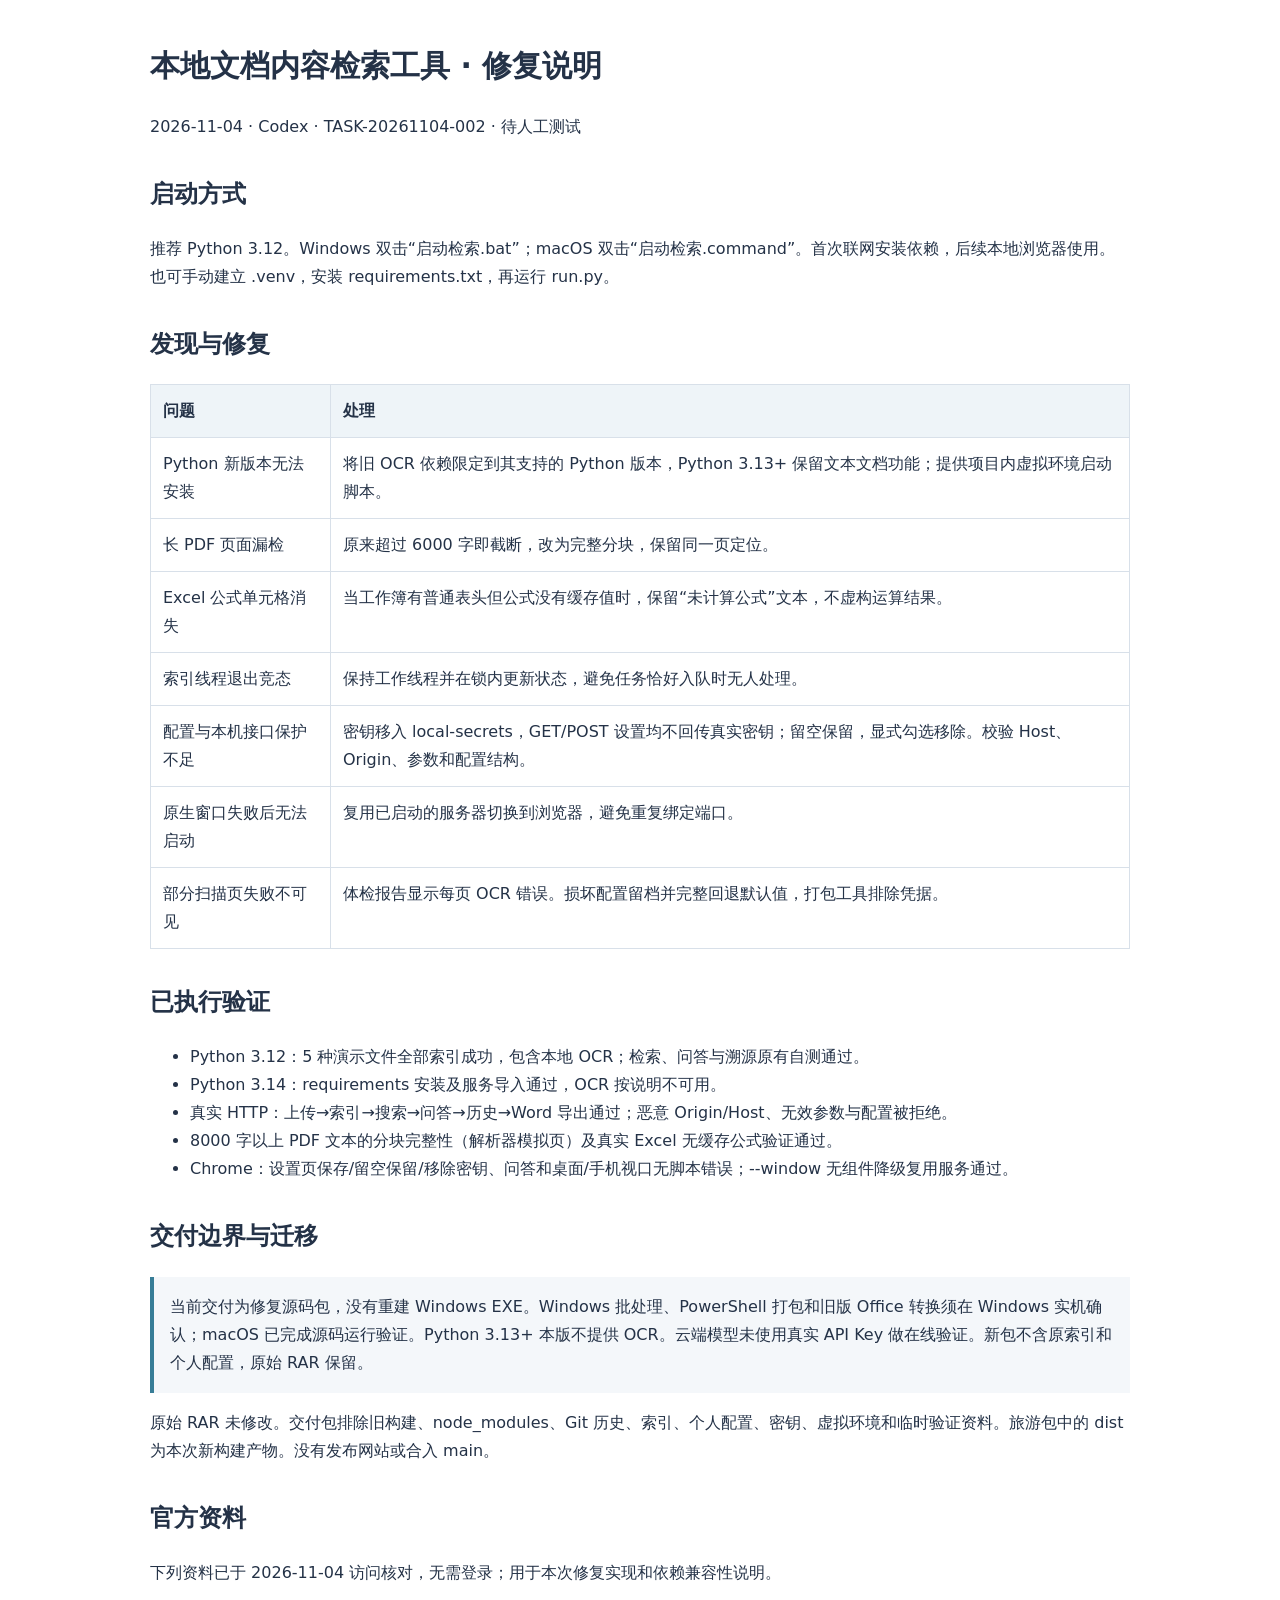
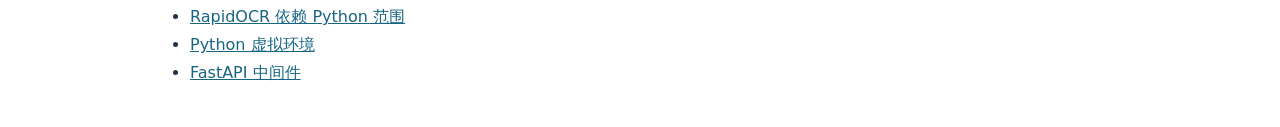
<file: docs/index.html>
<!doctype html><html lang="zh-CN"><meta charset="utf-8"><meta name="viewport" content="width=device-width,initial-scale=1"><title>本地文档内容检索工具 · 修复说明</title><style>body{max-width:980px;margin:40px auto;padding:0 24px;font:16px/1.75 system-ui;color:#243247}h1{font-size:30px}h2{margin-top:32px}table{border-collapse:collapse;width:100%}td,th{border:1px solid #d8e0e9;padding:12px;text-align:left;vertical-align:top}th{background:#eef4f8}.note{background:#f4f7fa;padding:16px;border-left:4px solid #377d97}code{background:#edf1f5;padding:2px 5px}a{color:#176582}</style><h1>本地文档内容检索工具 · 修复说明</h1><p>2026-11-04 · Codex · TASK-20261104-002 · 待人工测试</p><h2>启动方式</h2><p>推荐 Python 3.12。Windows 双击“启动检索.bat”；macOS 双击“启动检索.command”。首次联网安装依赖，后续本地浏览器使用。也可手动建立 .venv，安装 requirements.txt，再运行 run.py。</p><h2>发现与修复</h2><table><tr><th>问题</th><th>处理</th></tr><tr><td>Python 新版本无法安装</td><td>将旧 OCR 依赖限定到其支持的 Python 版本，Python 3.13+ 保留文本文档功能；提供项目内虚拟环境启动脚本。</td></tr><tr><td>长 PDF 页面漏检</td><td>原来超过 6000 字即截断，改为完整分块，保留同一页定位。</td></tr><tr><td>Excel 公式单元格消失</td><td>当工作簿有普通表头但公式没有缓存值时，保留“未计算公式”文本，不虚构运算结果。</td></tr><tr><td>索引线程退出竞态</td><td>保持工作线程并在锁内更新状态，避免任务恰好入队时无人处理。</td></tr><tr><td>配置与本机接口保护不足</td><td>密钥移入 local-secrets，GET/POST 设置均不回传真实密钥；留空保留，显式勾选移除。校验 Host、Origin、参数和配置结构。</td></tr><tr><td>原生窗口失败后无法启动</td><td>复用已启动的服务器切换到浏览器，避免重复绑定端口。</td></tr><tr><td>部分扫描页失败不可见</td><td>体检报告显示每页 OCR 错误。损坏配置留档并完整回退默认值，打包工具排除凭据。</td></tr></table><h2>已执行验证</h2><ul><li>Python 3.12：5 种演示文件全部索引成功，包含本地 OCR；检索、问答与溯源原有自测通过。</li><li>Python 3.14：requirements 安装及服务导入通过，OCR 按说明不可用。</li><li>真实 HTTP：上传→索引→搜索→问答→历史→Word 导出通过；恶意 Origin/Host、无效参数与配置被拒绝。</li><li>8000 字以上 PDF 文本的分块完整性（解析器模拟页）及真实 Excel 无缓存公式验证通过。</li><li>Chrome：设置页保存/留空保留/移除密钥、问答和桌面/手机视口无脚本错误；--window 无组件降级复用服务通过。</li></ul><h2>交付边界与迁移</h2><p class="note">当前交付为修复源码包，没有重建 Windows EXE。Windows 批处理、PowerShell 打包和旧版 Office 转换须在 Windows 实机确认；macOS 已完成源码运行验证。Python 3.13+ 本版不提供 OCR。云端模型未使用真实 API Key 做在线验证。新包不含原索引和个人配置，原始 RAR 保留。</p><p>原始 RAR 未修改。交付包排除旧构建、node_modules、Git 历史、索引、个人配置、密钥、虚拟环境和临时验证资料。旅游包中的 dist 为本次新构建产物。没有发布网站或合入 main。</p><h2>官方资料</h2><p>下列资料已于 2026-11-04 访问核对，无需登录；用于本次修复实现和依赖兼容性说明。</p><ul><li><a href="https://pypi.org/project/rapidocr-onnxruntime/">RapidOCR 依赖 Python 范围</a></li><li><a href="https://docs.python.org/3/library/venv.html">Python 虚拟环境</a></li><li><a href="https://fastapi.tiangolo.com/tutorial/middleware/">FastAPI 中间件</a></li></ul></html>
</file>
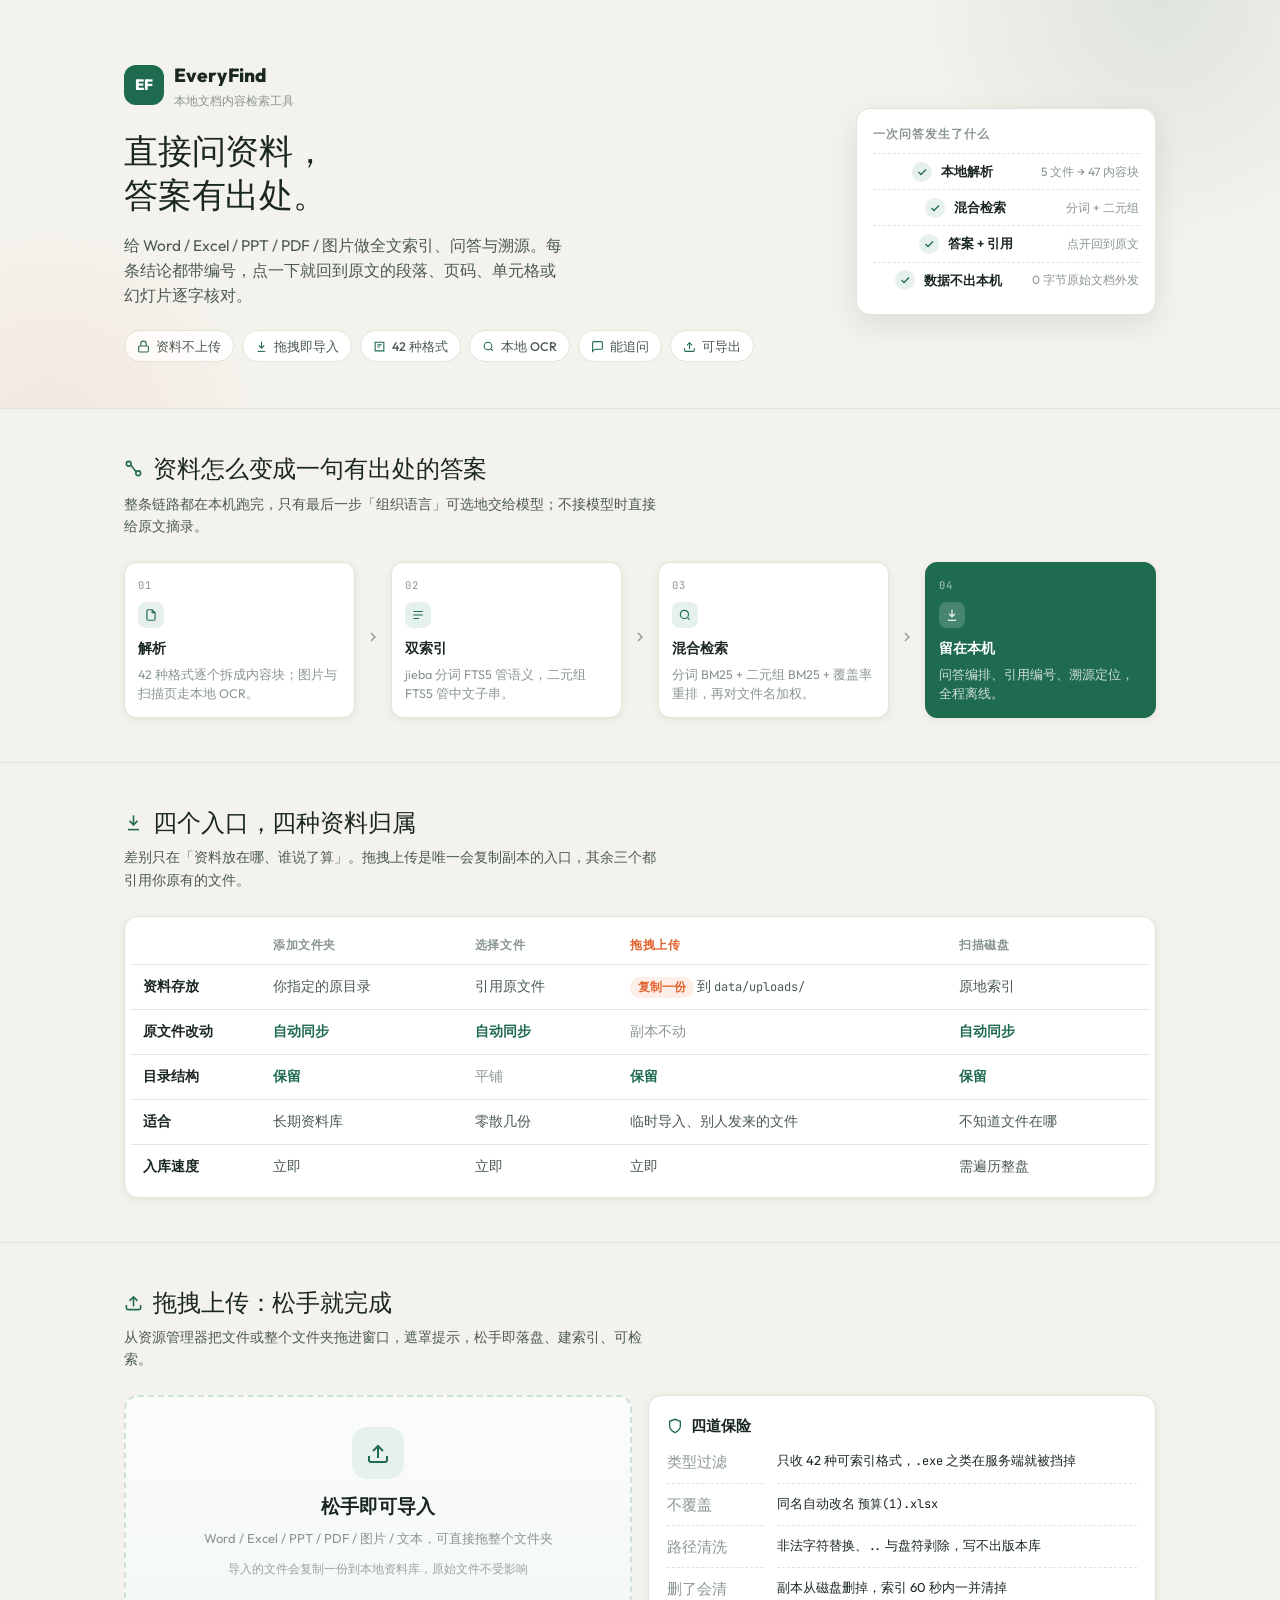
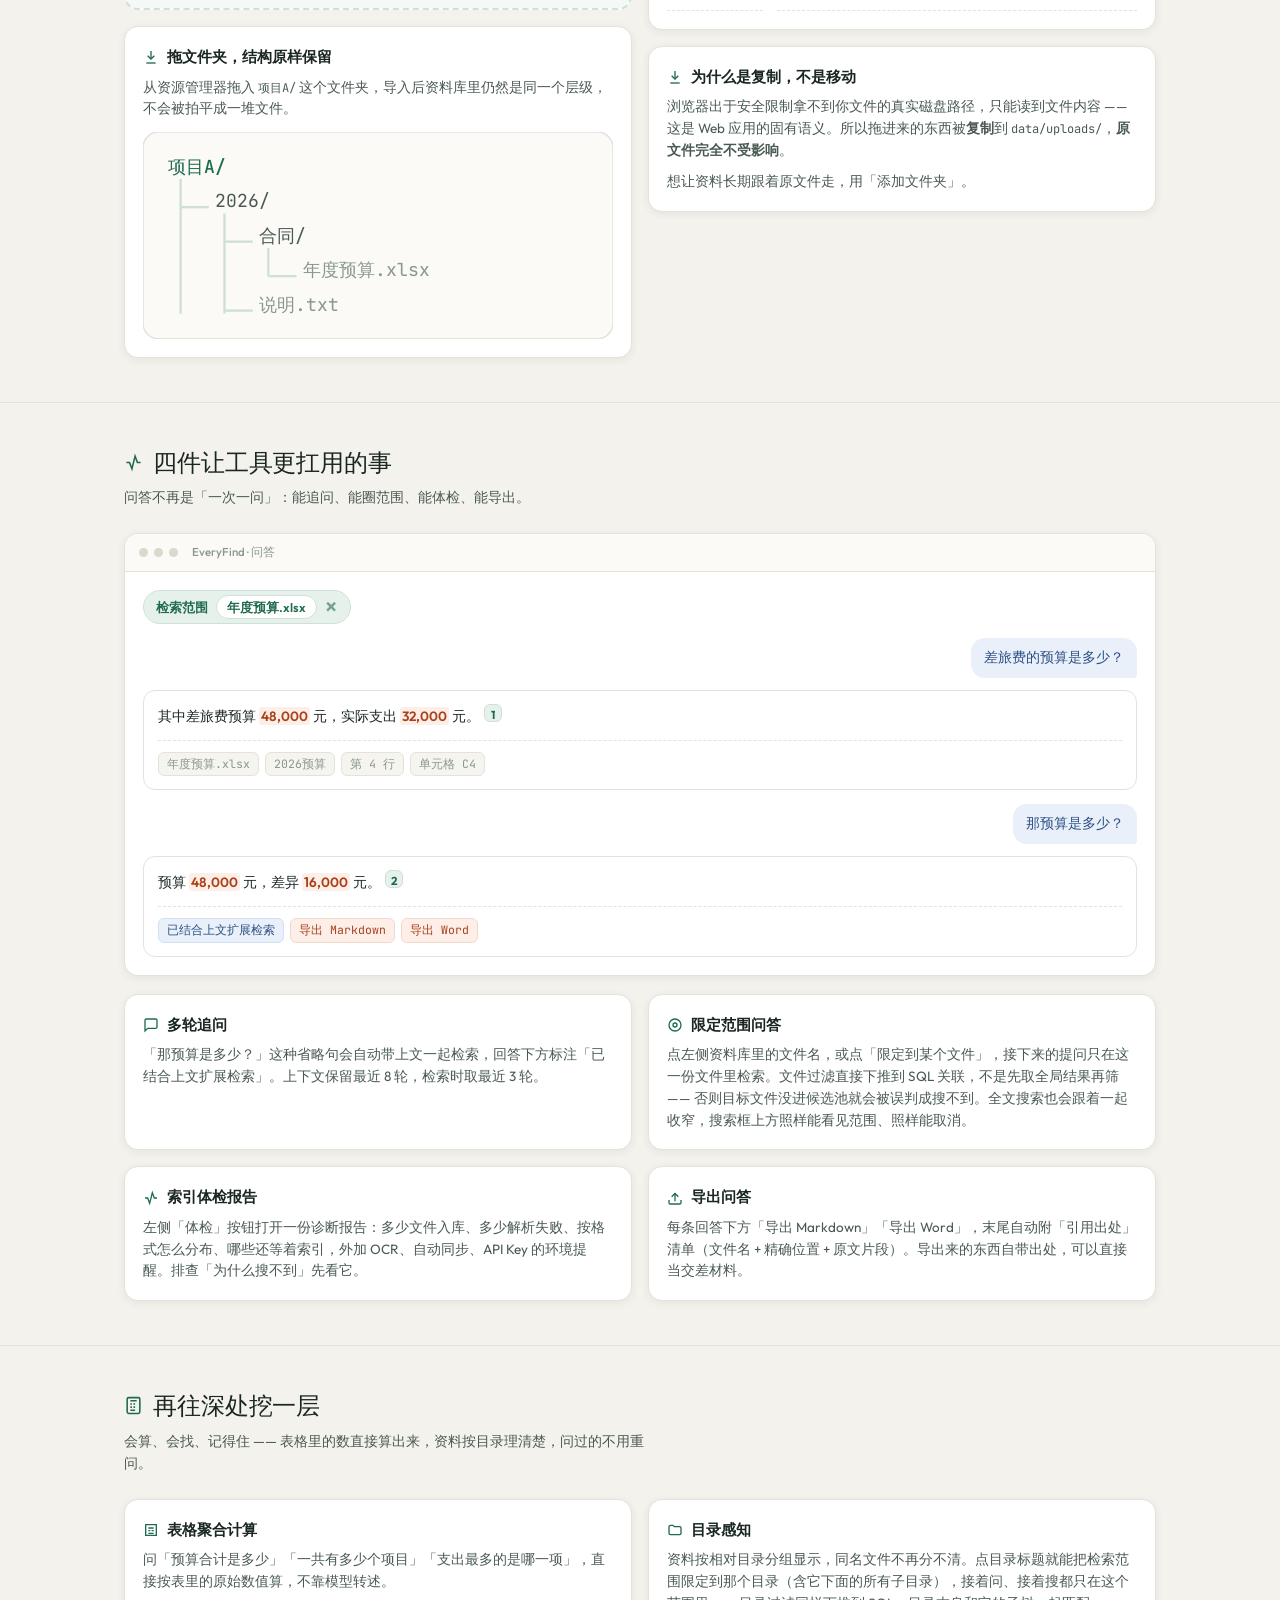
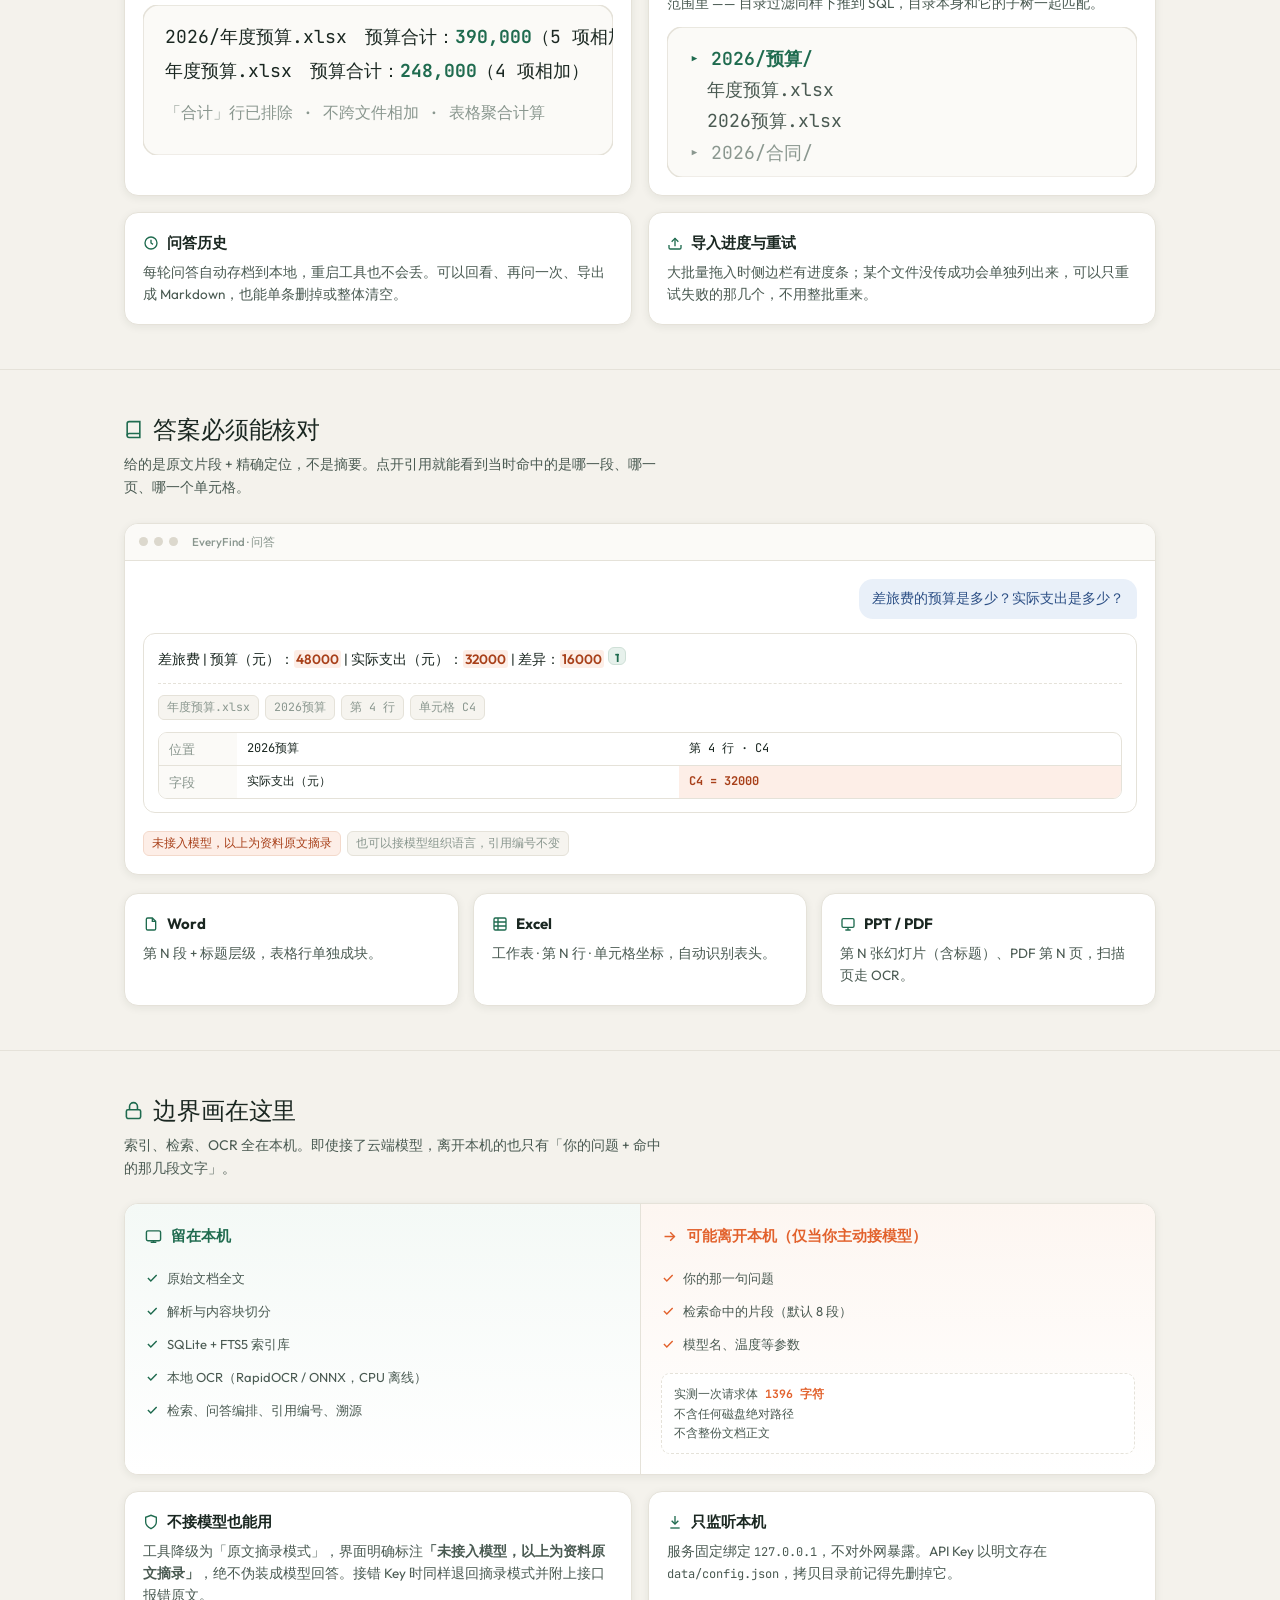
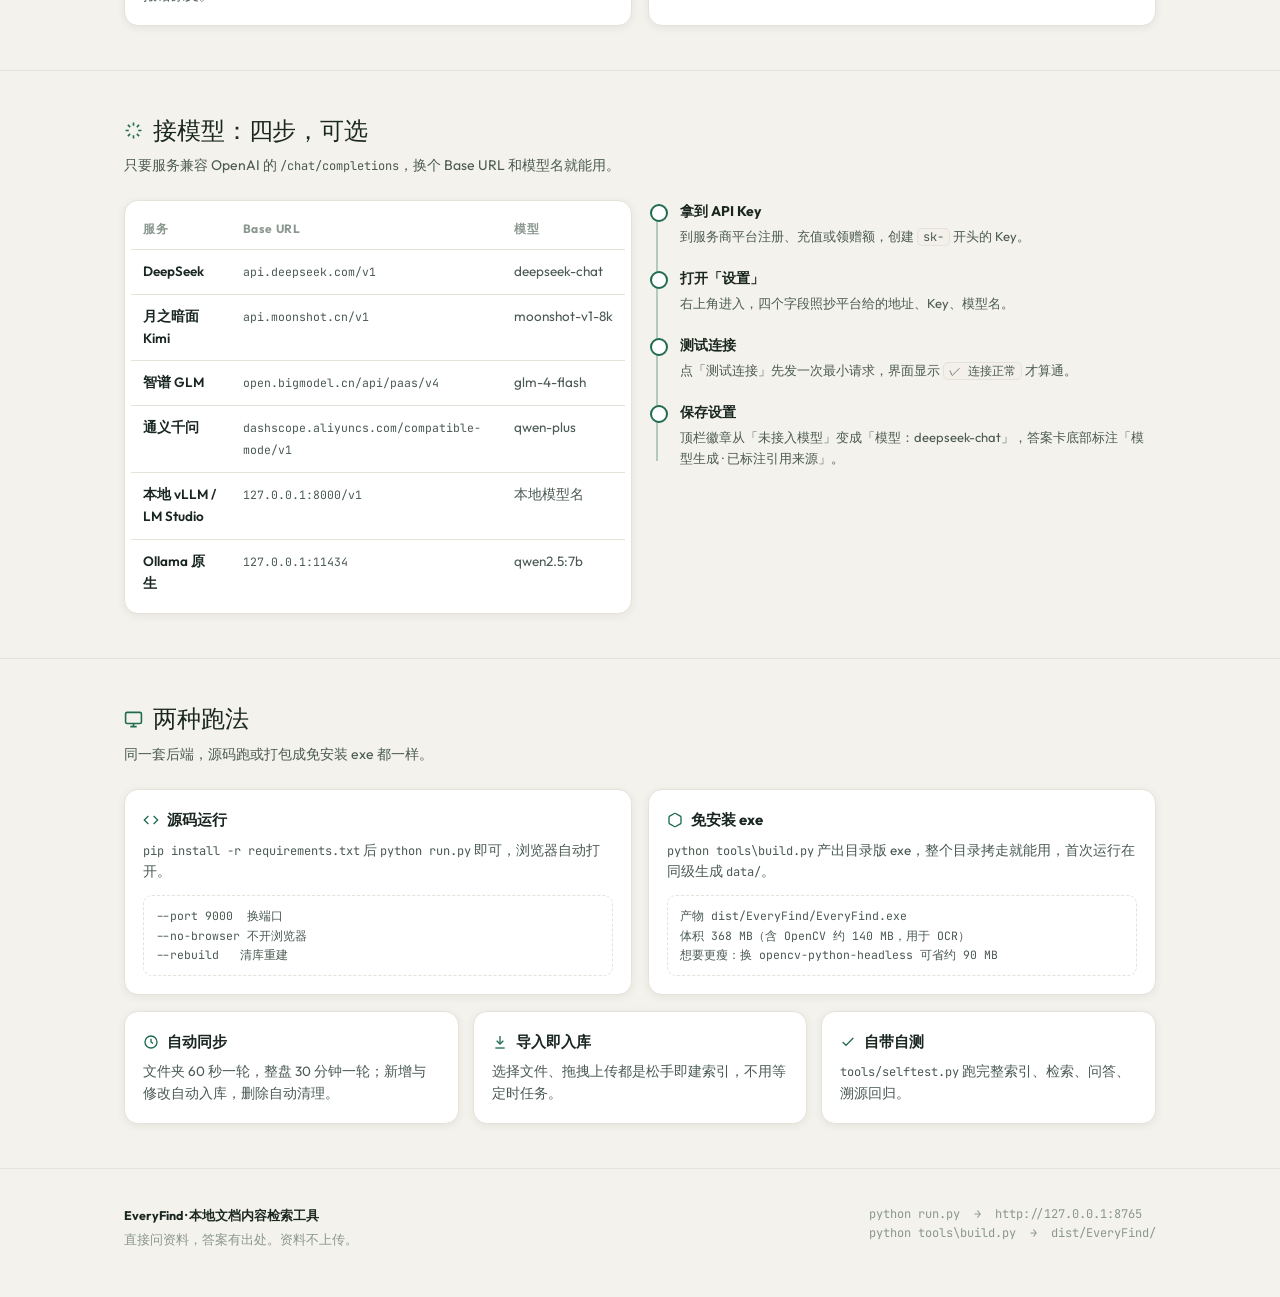
<file: EveryFind-产品功能页.html>
<!DOCTYPE html>
<html lang="zh-CN">
<head>
<meta charset="UTF-8" />
<meta name="viewport" content="width=device-width, initial-scale=1" />
<title>EveryFind · 产品功能页</title>
<link rel="preconnect" href="https://fonts.googleapis.com" />
<link rel="preconnect" href="https://fonts.gstatic.com" crossorigin />
<link href="https://fonts.googleapis.com/css2?family=DM+Serif+Display&family=Outfit:wght@400;500;600;700&family=JetBrains+Mono:wght@400;500&display=swap" rel="stylesheet" />
<style>
  :root{
    --bg:#f4f2ec;
    --panel:#ffffff;
    --ink:#1a2721;
    --ink-2:#4a5a52;
    --ink-3:#8a978f;
    --green:#1f6b4f;
    --green-2:#2d8a67;
    --green-soft:#e7f1ec;
    --green-line:#cfe0d7;
    --orange:#e2622d;
    --orange-soft:#fdeee7;
    --blue:#3f6fb4;
    --blue-soft:#e9f0f9;
    --line:#e5e2d9;
    --shadow-sm:0 2px 8px rgba(26,39,33,.07);
    --shadow:0 10px 30px rgba(26,39,33,.10);
    --radius:14px;
    --sans:"Outfit","PingFang SC","Microsoft YaHei","Hiragino Sans GB","Noto Sans SC",sans-serif;
    --serif:"DM Serif Display","Songti SC","SimSun",Georgia,serif;
    --mono:"JetBrains Mono","Cascadia Mono",Consolas,monospace;
  }
  *{box-sizing:border-box;}
  html{scroll-behavior:smooth;}
  body{
    margin:0;background:var(--bg);color:var(--ink);
    font:15px/1.62 var(--sans);
    -webkit-font-smoothing:antialiased;
  }
  h1,h2,h3{margin:0;}
  a{color:inherit;}
  .wrap{max-width:1080px;margin:0 auto;padding:0 24px;}
  .serif{font-family:var(--serif);font-weight:400;letter-spacing:-.005em;}

  /* ── Hero ───────────────────────────────────────── */
  .hero{position:relative;overflow:hidden;padding:60px 0 46px;}
  .hero::before,.hero::after{
    content:"";position:absolute;border-radius:50%;pointer-events:none;
  }
  .hero::before{width:520px;height:520px;top:-260px;right:-140px;
    background:radial-gradient(circle,rgba(31,107,79,.10),transparent 68%);}
  .hero::after{width:420px;height:420px;bottom:-240px;left:-160px;
    background:radial-gradient(circle,rgba(226,98,45,.08),transparent 70%);}
  .hero-inner{position:relative;display:grid;grid-template-columns:1fr 300px;gap:44px;align-items:center;}
  .brand{display:inline-flex;align-items:center;gap:10px;margin-bottom:20px;}
  .brand-mark{width:40px;height:40px;border-radius:12px;background:var(--green);color:#fff;
    display:grid;place-items:center;font-weight:800;font-size:15px;letter-spacing:.5px;}
  .brand-name{font-size:19px;font-weight:800;letter-spacing:.3px;}
  h1{font-size:34px;line-height:1.28;margin-bottom:14px;}
  .lede{font-size:15.5px;color:var(--ink-2);max-width:44ch;margin-bottom:22px;}
  .pill-row{display:flex;flex-wrap:wrap;gap:8px;}
  .pill{display:inline-flex;align-items:center;gap:6px;background:var(--panel);
    border:1px solid var(--line);border-radius:999px;padding:5px 12px;font-size:12.5px;
    color:var(--ink-2);font-weight:500;}
  .pill svg{width:13px;height:13px;color:var(--green);}
  .hero-card{background:var(--panel);border:1px solid var(--line);border-radius:var(--radius);
    box-shadow:var(--shadow);padding:16px;}
  .hero-card .hc-title{font-size:11.5px;font-weight:700;letter-spacing:1px;color:var(--ink-3);
    margin-bottom:10px;}
  .hc-row{display:flex;align-items:center;gap:9px;padding:7px 0;border-top:1px dashed var(--line);
    font-size:13px;}
  .hc-row:first-of-type{border-top:0;}
  .hc-row .dot{width:20px;height:20px;border-radius:50%;flex:0 0 20px;display:grid;place-items:center;
    background:var(--green-soft);color:var(--green);}
  .hc-row .dot svg{width:12px;height:12px;}
  .hc-row b{font-weight:600;}
  .hc-row span{color:var(--ink-3);font-size:12px;margin-left:auto;}

  /* ── Sections ───────────────────────────────────── */
  section{padding:44px 0;border-top:1px solid var(--line);}
  .sec-head{display:flex;align-items:center;gap:10px;margin-bottom:8px;}
  .sec-head svg{width:19px;height:19px;color:var(--green);flex:0 0 19px;}
  h2{font-size:24px;line-height:1.3;}
  .sec-sub{color:var(--ink-2);font-size:14px;margin:0 0 24px;max-width:60ch;}

  /* ── Flow ───────────────────────────────────────── */
  .flow{display:grid;grid-template-columns:1fr auto 1fr auto 1fr auto 1fr;gap:10px;align-items:stretch;}
  .stage{background:var(--panel);border:1px solid var(--line);border-radius:12px;padding:14px 13px;
    position:relative;box-shadow:var(--shadow-sm);transition:.18s;}
  .stage:hover{transform:translateY(-2px);box-shadow:var(--shadow);}
  .stage .sn{font-family:var(--mono);font-size:10.5px;color:var(--ink-3);letter-spacing:.6px;}
  .stage .si{width:26px;height:26px;border-radius:8px;background:var(--green-soft);color:var(--green);
    display:grid;place-items:center;margin:8px 0 9px;}
  .stage .si svg{width:14px;height:14px;}
  .stage h3{font-size:14px;font-weight:700;margin-bottom:5px;}
  .stage p{margin:0;font-size:12.5px;color:var(--ink-3);line-height:1.55;}
  .stage.local{background:var(--green);border-color:var(--green);}
  .stage.local .sn{color:rgba(255,255,255,.62);}
  .stage.local .si{background:rgba(255,255,255,.18);color:#fff;}
  .stage.local h3{color:#fff;}
  .stage.local p{color:rgba(255,255,255,.78);}
  .flow-arrow{align-self:center;justify-self:center;color:var(--ink-3);}
  .flow-arrow svg{width:16px;height:16px;}

  /* ── Cards / grid ───────────────────────────────── */
  .grid2{display:grid;grid-template-columns:1fr 1fr;gap:16px;}
  .grid3{display:grid;grid-template-columns:repeat(3,1fr);gap:14px;}
  .card{background:var(--panel);border:1px solid var(--line);border-radius:var(--radius);
    padding:18px;box-shadow:var(--shadow-sm);}
  .card h3{font-size:15px;font-weight:700;margin-bottom:7px;display:flex;align-items:center;gap:8px;}
  .card h3 svg{width:16px;height:16px;color:var(--green);flex:0 0 16px;}
  .card p{margin:0;font-size:13.5px;color:var(--ink-2);}

  /* ── Table ──────────────────────────────────────── */
  table{width:100%;border-collapse:separate;border-spacing:0;font-size:13.5px;}
  thead th{text-align:left;font-size:12px;font-weight:700;letter-spacing:.6px;color:var(--ink-3);
    padding:0 12px 10px;border-bottom:1px solid var(--line);}
  tbody td{padding:11px 12px;border-bottom:1px solid var(--line);color:var(--ink-2);vertical-align:top;}
  tbody tr:last-child td{border-bottom:0;}
  tbody td:first-child{color:var(--ink);font-weight:600;}
  .tbl-wrap{background:var(--panel);border:1px solid var(--line);border-radius:var(--radius);
    padding:18px 6px 8px;box-shadow:var(--shadow-sm);overflow-x:auto;}
  .yes{color:var(--green);font-weight:700;}
  .no{color:var(--ink-3);}
  .tag{display:inline-block;padding:1px 8px;border-radius:999px;font-size:11.5px;font-weight:600;}
  .tag.g{background:var(--green-soft);color:var(--green);}
  .tag.o{background:var(--orange-soft);color:var(--orange);}
  .tag.b{background:var(--blue-soft);color:var(--blue);}

  /* ── Mock UI ────────────────────────────────────── */
  .mock{background:var(--panel);border:1px solid var(--line);border-radius:var(--radius);
    box-shadow:var(--shadow-sm);overflow:hidden;}
  .mock-bar{display:flex;align-items:center;gap:6px;padding:9px 14px;border-bottom:1px solid var(--line);
    background:#fbfaf7;}
  .mock-bar i{width:9px;height:9px;border-radius:50%;background:#dcd8cd;display:block;}
  .mock-bar b{margin-left:8px;font-size:11.5px;color:var(--ink-3);font-weight:500;}
  .mock-body{padding:18px;}
  .bubble-user{background:var(--blue-soft);color:#2c4f85;border-radius:14px 14px 4px 14px;
    padding:9px 13px;font-size:13.5px;max-width:82%;margin-left:auto;width:fit-content;}
  .answer{margin-top:14px;border:1px solid var(--line);border-radius:12px;padding:13px 14px;background:#fff;}
  .answer p{margin:0 0 8px;font-size:13.5px;line-height:1.7;}
  .cite{display:inline-grid;place-items:center;min-width:18px;height:18px;padding:0 5px;margin-left:4px;
    border-radius:6px;background:var(--green-soft);color:var(--green);border:1px solid var(--green-line);
    font-size:11.5px;font-weight:700;vertical-align:2px;cursor:pointer;}
  .cite:hover{background:var(--green);color:#fff;}
  .hl{background:#fdeee7;color:#a8401a;padding:0 2px;border-radius:3px;font-weight:600;}
  .loc{display:flex;flex-wrap:wrap;gap:6px;margin-top:12px;padding-top:11px;border-top:1px dashed var(--line);}
  .loc span{font-size:11.5px;color:var(--ink-3);background:#f6f4ef;border:1px solid var(--line);
    border-radius:6px;padding:2px 8px;font-family:var(--mono);}
  .celltable{margin-top:12px;border:1px solid var(--line);border-radius:9px;overflow:hidden;font-size:12.5px;}
  .celltable div{display:grid;grid-template-columns:78px 1fr 1fr;border-top:1px solid var(--line);}
  .celltable div:first-child{border-top:0;}
  .celltable div > *{padding:6px 10px;}
  .celltable .k{color:var(--ink-3);background:#fbfaf7;}
  .celltable .v{font-family:var(--mono);font-size:12px;}
  .celltable .v.on{background:var(--orange-soft);color:#a8401a;font-weight:700;}

  /* ── Drop mock ──────────────────────────────────── */
  .dropzone-demo{border:2px dashed var(--green-line);border-radius:var(--radius);
    background:linear-gradient(180deg,#fbfdfc,#f4f8f6);padding:30px 20px;text-align:center;}
  .dropzone-demo .dz-icon{width:52px;height:52px;margin:0 auto 12px;border-radius:15px;
    background:var(--green-soft);color:var(--green);display:grid;place-items:center;}
  .dropzone-demo .dz-icon svg{width:24px;height:24px;}
  .dropzone-demo .dz-title{font-size:19px;font-weight:800;margin-bottom:6px;}
  .dropzone-demo .dz-sub{font-size:13px;color:var(--ink-3);margin-bottom:10px;}
  .dropzone-demo .dz-note{font-size:12px;color:var(--ink-3);opacity:.85;}

  /* ── Privacy rail ───────────────────────────────── */
  .rail{display:grid;grid-template-columns:1fr 1fr;gap:0;border:1px solid var(--line);
    border-radius:var(--radius);overflow:hidden;background:var(--panel);box-shadow:var(--shadow-sm);}
  .rail-col{padding:20px;}
  .rail-col.left{background:linear-gradient(180deg,#f4f9f6,#fff);}
  .rail-col.right{background:linear-gradient(180deg,#fdf6f1,#fff);border-left:1px solid var(--line);}
  .rail-head{display:flex;align-items:center;gap:9px;font-size:14.5px;font-weight:700;margin-bottom:14px;}
  .rail-head svg{width:17px;height:17px;}
  .rail-col.left .rail-head{color:var(--green);}
  .rail-col.right .rail-head{color:var(--orange);}
  .rail-list{list-style:none;margin:0;padding:0;}
  .rail-list li{display:flex;align-items:flex-start;gap:8px;padding:6px 0;font-size:13px;color:var(--ink-2);}
  .rail-list svg{width:14px;height:14px;flex:0 0 14px;margin-top:3px;}
  .rail-list li.ok svg{color:var(--green);}
  .rail-list li.out svg{color:var(--orange);}
  .payload{margin-top:12px;border:1px dashed var(--line);border-radius:9px;padding:10px 12px;
    background:#fff;font-family:var(--mono);font-size:11.5px;color:var(--ink-2);line-height:1.7;}
  .payload b{color:var(--orange);}

  /* ── Timeline ───────────────────────────────────── */
  .timeline{list-style:none;margin:0;padding:0;position:relative;}
  .timeline::before{content:"";position:absolute;left:8px;top:8px;bottom:8px;width:2px;
    background:var(--green);opacity:.3;}
  .timeline li{position:relative;padding:0 0 20px 32px;}
  .timeline li:last-child{padding-bottom:0;}
  .timeline li::before{content:"";position:absolute;left:2px;top:4px;width:14px;height:14px;
    border-radius:50%;background:#fff;border:2px solid var(--green);}
  .timeline strong{display:block;font-size:14px;margin-bottom:3px;}
  .timeline p{margin:0;font-size:13px;color:var(--ink-2);}
  .timeline code{font-family:var(--mono);font-size:12px;background:#f2f0e9;border:1px solid var(--line);
    border-radius:5px;padding:0 5px;}

  /* ── Footer ─────────────────────────────────────── */
  footer{padding:36px 0 48px;border-top:1px solid var(--line);color:var(--ink-3);font-size:12.5px;}
  .foot-grid{display:flex;flex-wrap:wrap;gap:26px;justify-content:space-between;align-items:flex-start;}
  .foot-grid .mono{font-family:var(--mono);font-size:12px;}

  /* ── Responsive ─────────────────────────────────── */
  @media (max-width:900px){
    .hero-inner{grid-template-columns:1fr;gap:28px;}
    .flow{grid-template-columns:1fr 1fr;}
    .flow-arrow{display:none;}
    .grid3{grid-template-columns:1fr;}
  }
  @media (max-width:680px){
    body{font-size:14.5px;}
    h1{font-size:27px;}
    h2{font-size:21px;}
    .wrap{padding:0 18px;}
    .hero{padding:40px 0 34px;}
    section{padding:34px 0;}
    .flow{grid-template-columns:1fr;}
    .grid2,.rail{grid-template-columns:1fr;}
    .rail-col.right{border-left:0;border-top:1px solid var(--line);}
    .tbl-wrap{padding:14px 2px 6px;}
  }</style>
</head>
<body>

<!-- ══════════ HERO ══════════ -->
<div class="hero">
  <div class="wrap hero-inner">
    <div>
      <div class="brand">
        <div class="brand-mark">EF</div>
        <div>
          <div class="brand-name">EveryFind</div>
          <div style="font-size:12px;color:var(--ink-3);">本地文档内容检索工具</div>
        </div>
      </div>
      <h1 class="serif">直接问资料，<br/>答案有出处。</h1>
      <p class="lede">给 Word / Excel / PPT / PDF / 图片做全文索引、问答与溯源。每条结论都带编号，点一下就回到原文的段落、页码、单元格或幻灯片逐字核对。</p>
      <div class="pill-row">
        <span class="pill"><svg viewBox="0 0 24 24" fill="none" stroke="currentColor" stroke-width="2"><rect x="3" y="11" width="18" height="11" rx="2"/><path d="M7 11V7a5 5 0 0 1 10 0v4"/></svg>资料不上传</span>
        <span class="pill"><svg viewBox="0 0 24 24" fill="none" stroke="currentColor" stroke-width="2"><path d="M12 3v12"/><path d="m7 10 5 5 5-5"/><path d="M5 21h14"/></svg>拖拽即导入</span>
        <span class="pill"><svg viewBox="0 0 24 24" fill="none" stroke="currentColor" stroke-width="2"><path d="M4 4h16v16H4z"/><path d="M8 9h8M8 13h5"/></svg>42 种格式</span>
        <span class="pill"><svg viewBox="0 0 24 24" fill="none" stroke="currentColor" stroke-width="2"><circle cx="11" cy="11" r="7"/><path d="m20 20-3.5-3.5"/></svg>本地 OCR</span>
        <span class="pill"><svg viewBox="0 0 24 24" fill="none" stroke="currentColor" stroke-width="2"><path d="M21 15a2 2 0 0 1-2 2H7l-4 4V5a2 2 0 0 1 2-2h14a2 2 0 0 1 2 2z"/></svg>能追问</span>
        <span class="pill"><svg viewBox="0 0 24 24" fill="none" stroke="currentColor" stroke-width="2"><path d="M21 15v4a2 2 0 0 1-2 2H5a2 2 0 0 1-2-2v-4"/><path d="M7 10l5-5 5 5"/><path d="M12 5v12"/></svg>可导出</span>
      </div>
    </div>

    <div class="hero-card">
      <div class="hc-title">一次问答发生了什么</div>
      <div class="hc-row"><span class="dot"><svg viewBox="0 0 24 24" fill="none" stroke="currentColor" stroke-width="2.5"><path d="m5 12 5 5L20 7"/></svg></span><b>本地解析</b><span>5 文件 → 47 内容块</span></div>
      <div class="hc-row"><span class="dot"><svg viewBox="0 0 24 24" fill="none" stroke="currentColor" stroke-width="2.5"><path d="m5 12 5 5L20 7"/></svg></span><b>混合检索</b><span>分词 + 二元组</span></div>
      <div class="hc-row"><span class="dot"><svg viewBox="0 0 24 24" fill="none" stroke="currentColor" stroke-width="2.5"><path d="m5 12 5 5L20 7"/></svg></span><b>答案 + 引用</b><span>点开回到原文</span></div>
      <div class="hc-row"><span class="dot"><svg viewBox="0 0 24 24" fill="none" stroke="currentColor" stroke-width="2.5"><path d="m5 12 5 5L20 7"/></svg></span><b>数据不出本机</b><span>0 字节原始文档外发</span></div>
    </div>
  </div>
</div>

<!-- ══════════ 工作链路 ══════════ -->
<section>
  <div class="wrap">
    <div class="sec-head">
      <svg viewBox="0 0 24 24" fill="none" stroke="currentColor" stroke-width="2"><circle cx="6" cy="6" r="3"/><circle cx="18" cy="18" r="3"/><path d="M8.5 7.5 15.5 16.5"/></svg>
      <h2 class="serif">资料怎么变成一句有出处的答案</h2>
    </div>
    <p class="sec-sub">整条链路都在本机跑完，只有最后一步「组织语言」可选地交给模型；不接模型时直接给原文摘录。</p>

    <div class="flow">
      <div class="stage">
        <div class="sn">01</div>
        <div class="si"><svg viewBox="0 0 24 24" fill="none" stroke="currentColor" stroke-width="2"><path d="M14 3v5h5"/><path d="M14 3H7a2 2 0 0 0-2 2v14a2 2 0 0 0 2 2h10a2 2 0 0 0 2-2V8z"/></svg></div>
        <h3>解析</h3>
        <p>42 种格式逐个拆成内容块；图片与扫描页走本地 OCR。</p>
      </div>
      <div class="flow-arrow"><svg viewBox="0 0 24 24" fill="none" stroke="currentColor" stroke-width="2"><path d="m9 6 6 6-6 6"/></svg></div>
      <div class="stage">
        <div class="sn">02</div>
        <div class="si"><svg viewBox="0 0 24 24" fill="none" stroke="currentColor" stroke-width="2"><path d="M4 6h16M4 12h16M4 18h10"/></svg></div>
        <h3>双索引</h3>
        <p>jieba 分词 FTS5 管语义，二元组 FTS5 管中文子串。</p>
      </div>
      <div class="flow-arrow"><svg viewBox="0 0 24 24" fill="none" stroke="currentColor" stroke-width="2"><path d="m9 6 6 6-6 6"/></svg></div>
      <div class="stage">
        <div class="sn">03</div>
        <div class="si"><svg viewBox="0 0 24 24" fill="none" stroke="currentColor" stroke-width="2"><circle cx="11" cy="11" r="7"/><path d="m20 20-3.5-3.5"/></svg></div>
        <h3>混合检索</h3>
        <p>分词 BM25 + 二元组 BM25 + 覆盖率重排，再对文件名加权。</p>
      </div>
      <div class="flow-arrow"><svg viewBox="0 0 24 24" fill="none" stroke="currentColor" stroke-width="2"><path d="m9 6 6 6-6 6"/></svg></div>
      <div class="stage local">
        <div class="sn">04</div>
        <div class="si"><svg viewBox="0 0 24 24" fill="none" stroke="currentColor" stroke-width="2"><path d="M12 3v12"/><path d="m7 10 5 5 5-5"/><path d="M5 21h14"/></svg></div>
        <h3>留在本机</h3>
        <p>问答编排、引用编号、溯源定位，全程离线。</p>
      </div>
    </div>
  </div>
</section>

<!-- ══════════ 四个入口 ══════════ -->
<section>
  <div class="wrap">
    <div class="sec-head">
      <svg viewBox="0 0 24 24" fill="none" stroke="currentColor" stroke-width="2"><path d="M12 3v12"/><path d="m7 10 5 5 5-5"/><path d="M5 21h14"/></svg>
      <h2 class="serif">四个入口，四种资料归属</h2>
    </div>
    <p class="sec-sub">差别只在「资料放在哪、谁说了算」。拖拽上传是唯一会复制副本的入口，其余三个都引用你原有的文件。</p>

    <div class="tbl-wrap">
      <table>
        <thead>
          <tr>
            <th style="width:130px;"></th>
            <th>添加文件夹</th>
            <th>选择文件</th>
            <th style="color:var(--orange);">拖拽上传</th>
            <th>扫描磁盘</th>
          </tr>
        </thead>
        <tbody>
          <tr>
            <td>资料存放</td>
            <td>你指定的原目录</td>
            <td>引用原文件</td>
            <td><span class="tag o">复制一份</span> 到 <code style="font-family:var(--mono);font-size:12px;">data/uploads/</code></td>
            <td>原地索引</td>
          </tr>
          <tr>
            <td>原文件改动</td>
            <td><span class="yes">自动同步</span></td>
            <td><span class="yes">自动同步</span></td>
            <td class="no">副本不动</td>
            <td><span class="yes">自动同步</span></td>
          </tr>
          <tr>
            <td>目录结构</td>
            <td><span class="yes">保留</span></td>
            <td class="no">平铺</td>
            <td><span class="yes">保留</span></td>
            <td><span class="yes">保留</span></td>
          </tr>
          <tr>
            <td>适合</td>
            <td>长期资料库</td>
            <td>零散几份</td>
            <td>临时导入、别人发来的文件</td>
            <td>不知道文件在哪</td>
          </tr>
          <tr>
            <td>入库速度</td>
            <td>立即</td>
            <td>立即</td>
            <td>立即</td>
            <td>需遍历整盘</td>
          </tr>
        </tbody>
      </table>
    </div>
  </div>
</section>

<!-- ══════════ 拖拽上传 ══════════ -->
<section>
  <div class="wrap">
    <div class="sec-head">
      <svg viewBox="0 0 24 24" fill="none" stroke="currentColor" stroke-width="2"><path d="M21 15v4a2 2 0 0 1-2 2H5a2 2 0 0 1-2-2v-4"/><path d="M7 10l5-5 5 5"/><path d="M12 5v12"/></svg>
      <h2 class="serif">拖拽上传：松手就完成</h2>
    </div>
    <p class="sec-sub">从资源管理器把文件或整个文件夹拖进窗口，遮罩提示，松手即落盘、建索引、可检索。</p>

    <div class="grid2">
      <div>
        <div class="dropzone-demo">
          <div class="dz-icon"><svg viewBox="0 0 24 24" fill="none" stroke="currentColor" stroke-width="2"><path d="M21 15v4a2 2 0 0 1-2 2H5a2 2 0 0 1-2-2v-4"/><path d="M7 10l5-5 5 5"/><path d="M12 5v12"/></svg></div>
          <div class="dz-title">松手即可导入</div>
          <div class="dz-sub">Word / Excel / PPT / PDF / 图片 / 文本，可直接拖整个文件夹</div>
          <div class="dz-note">导入的文件会复制一份到本地资料库，原始文件不受影响</div>
        </div>

        <div class="card" style="margin-top:16px;">
          <h3><svg viewBox="0 0 24 24" fill="none" stroke="currentColor" stroke-width="2"><path d="M12 3v12"/><path d="m7 10 5 5 5-5"/><path d="M5 21h14"/></svg>拖文件夹，结构原样保留</h3>
          <p>从资源管理器拖入 <code style="font-family:var(--mono);font-size:12px;">项目A/</code> 这个文件夹，导入后资料库里仍然是同一个层级，不会被拍平成一堆文件。</p>
          <svg viewBox="0 0 300 132" width="100%" style="margin-top:12px;display:block" role="img" aria-label="拖入文件夹后的目录结构">
            <rect x="0" y="0" width="300" height="132" rx="10" fill="#fbfaf7" stroke="#e5e2d9"/>
            <g stroke="#cfe0d7" stroke-width="1.5" fill="none">
              <path d="M24 30 V116"/>
              <path d="M24 48 H42"/>
              <path d="M52 52 V116"/>
              <path d="M52 70 H70"/>
              <path d="M80 74 V92"/>
              <path d="M80 92 H98"/>
              <path d="M52 114 H70"/>
            </g>
            <g font-family="JetBrains Mono, monospace" font-size="11.5">
              <text x="16" y="26" fill="#1f6b4f" font-weight="500">项目A/</text>
              <text x="46" y="48" fill="#4a5a52">2026/</text>
              <text x="74" y="70" fill="#4a5a52">合同/</text>
              <text x="102" y="92" fill="#8a978f">年度预算.xlsx</text>
              <text x="74" y="114" fill="#8a978f">说明.txt</text>
            </g>
          </svg>
        </div>
      </div>

      <div>
        <div class="card">
          <h3><svg viewBox="0 0 24 24" fill="none" stroke="currentColor" stroke-width="2"><path d="M12 22s8-4 8-10V5l-8-3-8 3v7c0 6 8 10 8 10z"/></svg>四道保险</h3>
          <div class="kv" style="display:grid;grid-template-columns:96px 1fr;row-gap:9px;column-gap:14px;margin-top:12px;">
            <dt style="color:var(--ink-3);border-bottom:1px dashed var(--line);padding-bottom:8px;">类型过滤</dt>
            <dd style="margin:0;border-bottom:1px dashed var(--line);padding-bottom:8px;font-size:13px;">只收 42 种可索引格式，<code style="font-family:var(--mono);font-size:12px;">.exe</code> 之类在服务端就被挡掉</dd>
            <dt style="color:var(--ink-3);border-bottom:1px dashed var(--line);padding-bottom:8px;">不覆盖</dt>
            <dd style="margin:0;border-bottom:1px dashed var(--line);padding-bottom:8px;font-size:13px;">同名自动改名 <code style="font-family:var(--mono);font-size:12px;">预算(1).xlsx</code></dd>
            <dt style="color:var(--ink-3);border-bottom:1px dashed var(--line);padding-bottom:8px;">路径清洗</dt>
            <dd style="margin:0;border-bottom:1px dashed var(--line);padding-bottom:8px;font-size:13px;">非法字符替换、<code style="font-family:var(--mono);font-size:12px;">..</code> 与盘符剥除，写不出版本库</dd>
            <dt style="color:var(--ink-3);border-bottom:1px dashed var(--line);padding-bottom:8px;">删了会清</dt>
            <dd style="margin:0;border-bottom:1px dashed var(--line);padding-bottom:8px;font-size:13px;">副本从磁盘删掉，索引 60 秒内一并清掉</dd>
          </div>
        </div>

        <div class="card" style="margin-top:16px;">
          <h3><svg viewBox="0 0 24 24" fill="none" stroke="currentColor" stroke-width="2"><path d="M12 3v12"/><path d="m7 10 5 5 5-5"/><path d="M5 21h14"/></svg>为什么是复制，不是移动</h3>
          <p>浏览器出于安全限制拿不到你文件的真实磁盘路径，只能读到文件内容 —— 这是 Web 应用的固有语义。所以拖进来的东西被<strong>复制</strong>到 <code style="font-family:var(--mono);font-size:12px;">data/uploads/</code>，<strong>原文件完全不受影响</strong>。</p>
          <p style="margin-top:10px;">想让资料长期跟着原文件走，用「添加文件夹」。</p>
        </div>
      </div>
    </div>
  </div>
</section>

<!-- ══════════ 第二轮：多轮追问 / 范围限定 / 体检 / 导出 ══════════ -->
<section>
  <div class="wrap">
    <div class="sec-head">
      <svg viewBox="0 0 24 24" fill="none" stroke="currentColor" stroke-width="2"><path d="M3 12h4l3 8 4-16 3 8h4"/></svg>
      <h2 class="serif">四件让工具更扛用的事</h2>
    </div>
    <p class="sec-sub">问答不再是「一次一问」：能追问、能圈范围、能体检、能导出。</p>

    <div class="mock">
      <div class="mock-bar"><i></i><i></i><i></i><b>EveryFind · 问答</b></div>
      <div class="mock-body">
        <div style="display:inline-flex;align-items:center;gap:8px;background:var(--green-soft);border:1px solid var(--green-line);color:var(--green);border-radius:999px;padding:4px 12px;font-size:12.5px;font-weight:600;margin-bottom:14px;">
          <span>检索范围</span>
          <span style="background:#fff;border:1px solid var(--green-line);border-radius:999px;padding:1px 10px;">年度预算.xlsx</span>
          <span style="opacity:.6;">✕</span>
        </div>
        <div class="bubble-user">差旅费的预算是多少？</div>
        <div class="answer" style="margin-top:12px;">
          <p>其中差旅费预算 <span class="hl">48,000</span> 元，实际支出 <span class="hl">32,000</span> 元。<span class="cite">1</span></p>
          <div class="loc">
            <span>年度预算.xlsx</span><span>2026预算</span><span>第 4 行</span><span>单元格 C4</span>
          </div>
        </div>
        <div class="bubble-user" style="margin-top:14px;">那预算是多少？</div>
        <div class="answer" style="margin-top:12px;">
          <p>预算 <span class="hl">48,000</span> 元，差异 <span class="hl">16,000</span> 元。<span class="cite">2</span></p>
          <div class="loc">
            <span style="background:var(--blue-soft);border-color:#cfe0f7;color:#2c4f85;">已结合上文扩展检索</span>
            <span style="background:var(--orange-soft);border-color:#f3d9cb;color:#a8401a;">导出 Markdown</span>
            <span style="background:var(--orange-soft);border-color:#f3d9cb;color:#a8401a;">导出 Word</span>
          </div>
        </div>
      </div>
    </div>

    <div class="grid2" style="margin-top:18px;">
      <div class="card">
        <h3><svg viewBox="0 0 24 24" fill="none" stroke="currentColor" stroke-width="2"><path d="M21 15a2 2 0 0 1-2 2H7l-4 4V5a2 2 0 0 1 2-2h14a2 2 0 0 1 2 2z"/></svg>多轮追问</h3>
        <p>「那预算是多少？」这种省略句会自动带上文一起检索，回答下方标注「已结合上文扩展检索」。上下文保留最近 8 轮，检索时取最近 3 轮。</p>
      </div>
      <div class="card">
        <h3><svg viewBox="0 0 24 24" fill="none" stroke="currentColor" stroke-width="2"><circle cx="12" cy="12" r="9"/><circle cx="12" cy="12" r="3"/></svg>限定范围问答</h3>
        <p>点左侧资料库里的文件名，或点「限定到某个文件」，接下来的提问只在这一份文件里检索。文件过滤直接下推到 SQL 关联，不是先取全局结果再筛 —— 否则目标文件没进候选池就会被误判成搜不到。全文搜索也会跟着一起收窄，搜索框上方照样能看见范围、照样能取消。</p>
      </div>
      <div class="card">
        <h3><svg viewBox="0 0 24 24" fill="none" stroke="currentColor" stroke-width="2"><path d="M3 12h4l3 8 4-16 3 8h4"/></svg>索引体检报告</h3>
        <p>左侧「体检」按钮打开一份诊断报告：多少文件入库、多少解析失败、按格式怎么分布、哪些还等着索引，外加 OCR、自动同步、API Key 的环境提醒。排查「为什么搜不到」先看它。</p>
      </div>
      <div class="card">
        <h3><svg viewBox="0 0 24 24" fill="none" stroke="currentColor" stroke-width="2"><path d="M21 15v4a2 2 0 0 1-2 2H5a2 2 0 0 1-2-2v-4"/><path d="M7 10l5-5 5 5"/><path d="M12 5v12"/></svg>导出问答</h3>
        <p>每条回答下方「导出 Markdown」「导出 Word」，末尾自动附「引用出处」清单（文件名 + 精确位置 + 原文片段）。导出来的东西自带出处，可以直接当交差材料。</p>
      </div>
    </div>
  </div>
</section>

<!-- ══════════ 第三轮：聚合计算 / 目录感知 / 历史 / 上传重试 ══════════ -->
<section>
  <div class="wrap">
    <div class="sec-head">
      <svg viewBox="0 0 24 24" fill="none" stroke="currentColor" stroke-width="2"><rect x="4" y="2" width="16" height="20" rx="2"/><path d="M8 6h8M8 10h2M12 10h2M8 14h2M12 14h2M8 18h6"/></svg>
      <h2 class="serif">再往深处挖一层</h2>
    </div>
    <p class="sec-sub">会算、会找、记得住 —— 表格里的数直接算出来，资料按目录理清楚，问过的不用重问。</p>

    <div class="grid2">
      <div class="card">
        <h3><svg viewBox="0 0 24 24" fill="none" stroke="currentColor" stroke-width="2"><path d="M4 4h16v16H4z"/><path d="M8 9h8M8 13h3M13 13h3M8 17h8"/></svg>表格聚合计算</h3>
        <p>问「预算合计是多少」「一共有多少个项目」「支出最多的是哪一项」，直接按表里的原始数值算，不靠模型转述。</p>
        <svg viewBox="0 0 300 96" width="100%" style="margin-top:12px;display:block" role="img" aria-label="聚合计算结果">
          <rect x="0" y="0" width="300" height="96" rx="10" fill="#fbfaf7" stroke="#e5e2d9"/>
          <text x="14" y="24" font-family="JetBrains Mono, monospace" font-size="11.5" fill="#1a2721">2026/年度预算.xlsx　预算合计：<tspan font-weight="700" fill="#1f6b4f">390,000</tspan>（5 项相加）</text>
          <text x="14" y="46" font-family="JetBrains Mono, monospace" font-size="11.5" fill="#1a2721">年度预算.xlsx　预算合计：<tspan font-weight="700" fill="#1f6b4f">248,000</tspan>（4 项相加）</text>
          <text x="14" y="72" font-family="JetBrains Mono, monospace" font-size="10.5" fill="#8a978f">「合计」行已排除 · 不跨文件相加 · 表格聚合计算</text>
        </svg>
      </div>

      <div class="card">
        <h3><svg viewBox="0 0 24 24" fill="none" stroke="currentColor" stroke-width="2"><path d="M3 7a2 2 0 0 1 2-2h4l2 2h8a2 2 0 0 1 2 2v8a2 2 0 0 1-2 2H5a2 2 0 0 1-2-2z"/></svg>目录感知</h3>
        <p>资料按相对目录分组显示，同名文件不再分不清。点目录标题就能把检索范围限定到那个目录（含它下面的所有子目录），接着问、接着搜都只在这个范围里 —— 目录过滤同样下推到 SQL，目录本身和它的子树一起匹配。</p>
        <svg viewBox="0 0 300 96" width="100%" style="margin-top:12px;display:block" role="img" aria-label="按目录分组的资料列表">
          <rect x="0" y="0" width="300" height="96" rx="10" fill="#fbfaf7" stroke="#e5e2d9"/>
          <g font-family="JetBrains Mono, monospace" font-size="11.5">
            <text x="14" y="24" fill="#1f6b4f" font-weight="600">▸ 2026/预算/</text>
            <text x="14" y="44" fill="#4a5a52">　年度预算.xlsx</text>
            <text x="14" y="64" fill="#4a5a52">　2026预算.xlsx</text>
            <text x="14" y="84" fill="#8a978f">▸ 2026/合同/</text>
          </g>
        </svg>
      </div>

      <div class="card">
        <h3><svg viewBox="0 0 24 24" fill="none" stroke="currentColor" stroke-width="2"><circle cx="12" cy="12" r="9"/><path d="M12 7v5l3 2"/></svg>问答历史</h3>
        <p>每轮问答自动存档到本地，重启工具也不会丢。可以回看、再问一次、导出成 Markdown，也能单条删掉或整体清空。</p>
      </div>

      <div class="card">
        <h3><svg viewBox="0 0 24 24" fill="none" stroke="currentColor" stroke-width="2"><path d="M21 15v4a2 2 0 0 1-2 2H5a2 2 0 0 1-2-2v-4"/><path d="M7 10l5-5 5 5"/><path d="M12 5v12"/></svg>导入进度与重试</h3>
        <p>大批量拖入时侧边栏有进度条；某个文件没传成功会单独列出来，可以只重试失败的那几个，不用整批重来。</p>
      </div>
    </div>
  </div>
</section>

<!-- ══════════ 溯源 ══════════ -->
<section>
  <div class="wrap">
    <div class="sec-head">
      <svg viewBox="0 0 24 24" fill="none" stroke="currentColor" stroke-width="2"><path d="M4 19.5A2.5 2.5 0 0 1 6.5 17H20"/><path d="M6.5 2H20v20H6.5A2.5 2.5 0 0 1 4 19.5v-15A2.5 2.5 0 0 1 6.5 2z"/></svg>
      <h2 class="serif">答案必须能核对</h2>
    </div>
    <p class="sec-sub">给的是原文片段 + 精确定位，不是摘要。点开引用就能看到当时命中的是哪一段、哪一页、哪一个单元格。</p>

    <div class="mock">
      <div class="mock-bar"><i></i><i></i><i></i><b>EveryFind · 问答</b></div>
      <div class="mock-body">
        <div class="bubble-user">差旅费的预算是多少？实际支出是多少？</div>
        <div class="answer">
          <p>差旅费 | 预算（元）：<span class="hl">48000</span> | 实际支出（元）：<span class="hl">32000</span> | 差异：<span class="hl">16000</span><span class="cite">1</span></p>
          <div class="loc">
            <span>年度预算.xlsx</span>
            <span>2026预算</span>
            <span>第 4 行</span>
            <span>单元格 C4</span>
          </div>
          <div class="celltable">
            <div><span class="k">位置</span><span class="v">2026预算</span><span class="v">第 4 行 · C4</span></div>
            <div><span class="k">字段</span><span class="v">实际支出（元）</span><span class="v on">C4 = 32000</span></div>
          </div>
        </div>
        <div class="loc" style="border-top:0;padding-top:14px;margin-top:4px;">
          <span style="background:var(--orange-soft);border-color:#f3d9cb;color:#a8401a;">未接入模型，以上为资料原文摘录</span>
          <span>也可以接模型组织语言，引用编号不变</span>
        </div>
      </div>
    </div>

    <div class="grid3" style="margin-top:18px;">
      <div class="card">
        <h3><svg viewBox="0 0 24 24" fill="none" stroke="currentColor" stroke-width="2"><path d="M14 3v5h5"/><path d="M14 3H7a2 2 0 0 0-2 2v14a2 2 0 0 0 2 2h10a2 2 0 0 0 2-2V8z"/></svg>Word</h3>
        <p>第 N 段 + 标题层级，表格行单独成块。</p>
      </div>
      <div class="card">
        <h3><svg viewBox="0 0 24 24" fill="none" stroke="currentColor" stroke-width="2"><rect x="3" y="3" width="18" height="18" rx="2"/><path d="M3 9h18M3 15h18M9 3v18"/></svg>Excel</h3>
        <p>工作表 · 第 N 行 · 单元格坐标，自动识别表头。</p>
      </div>
      <div class="card">
        <h3><svg viewBox="0 0 24 24" fill="none" stroke="currentColor" stroke-width="2"><rect x="3" y="4" width="18" height="13" rx="2"/><path d="M8 21h8M12 17v4"/></svg>PPT / PDF</h3>
        <p>第 N 张幻灯片（含标题）、PDF 第 N 页，扫描页走 OCR。</p>
      </div>
    </div>
  </div>
</section>

<!-- ══════════ 隐私 ══════════ -->
<section>
  <div class="wrap">
    <div class="sec-head">
      <svg viewBox="0 0 24 24" fill="none" stroke="currentColor" stroke-width="2"><rect x="3" y="11" width="18" height="11" rx="2"/><path d="M7 11V7a5 5 0 0 1 10 0v4"/></svg>
      <h2 class="serif">边界画在这里</h2>
    </div>
    <p class="sec-sub">索引、检索、OCR 全在本机。即使接了云端模型，离开本机的也只有「你的问题 + 命中的那几段文字」。</p>

    <div class="rail">
      <div class="rail-col left">
        <div class="rail-head">
          <svg viewBox="0 0 24 24" fill="none" stroke="currentColor" stroke-width="2"><rect x="2" y="4" width="20" height="14" rx="2"/><path d="M8 20h8M12 18v2"/></svg>
          留在本机
        </div>
        <ul class="rail-list">
          <li class="ok"><svg viewBox="0 0 24 24" fill="none" stroke="currentColor" stroke-width="2.5"><path d="m5 12 5 5L20 7"/></svg>原始文档全文</li>
          <li class="ok"><svg viewBox="0 0 24 24" fill="none" stroke="currentColor" stroke-width="2.5"><path d="m5 12 5 5L20 7"/></svg>解析与内容块切分</li>
          <li class="ok"><svg viewBox="0 0 24 24" fill="none" stroke="currentColor" stroke-width="2.5"><path d="m5 12 5 5L20 7"/></svg>SQLite + FTS5 索引库</li>
          <li class="ok"><svg viewBox="0 0 24 24" fill="none" stroke="currentColor" stroke-width="2.5"><path d="m5 12 5 5L20 7"/></svg>本地 OCR（RapidOCR / ONNX，CPU 离线）</li>
          <li class="ok"><svg viewBox="0 0 24 24" fill="none" stroke="currentColor" stroke-width="2.5"><path d="m5 12 5 5L20 7"/></svg>检索、问答编排、引用编号、溯源</li>
        </ul>
      </div>
      <div class="rail-col right">
        <div class="rail-head">
          <svg viewBox="0 0 24 24" fill="none" stroke="currentColor" stroke-width="2"><path d="M5 12h14"/><path d="m13 6 6 6-6 6"/></svg>
          可能离开本机（仅当你主动接模型）
        </div>
        <ul class="rail-list">
          <li class="out"><svg viewBox="0 0 24 24" fill="none" stroke="currentColor" stroke-width="2.5"><path d="m5 12 5 5L20 7"/></svg>你的那一句问题</li>
          <li class="out"><svg viewBox="0 0 24 24" fill="none" stroke="currentColor" stroke-width="2.5"><path d="m5 12 5 5L20 7"/></svg>检索命中的片段（默认 8 段）</li>
          <li class="out"><svg viewBox="0 0 24 24" fill="none" stroke="currentColor" stroke-width="2.5"><path d="m5 12 5 5L20 7"/></svg>模型名、温度等参数</li>
        </ul>
        <div class="payload">
          实测一次请求体 <b>1396 字符</b><br/>
          不含任何磁盘绝对路径<br/>
          不含整份文档正文
        </div>
      </div>
    </div>

    <div class="grid2" style="margin-top:16px;">
      <div class="card">
        <h3><svg viewBox="0 0 24 24" fill="none" stroke="currentColor" stroke-width="2"><path d="M12 22s8-4 8-10V5l-8-3-8 3v7c0 6 8 10 8 10z"/></svg>不接模型也能用</h3>
        <p>工具降级为「原文摘录模式」，界面明确标注<strong>「未接入模型，以上为资料原文摘录」</strong>，绝不伪装成模型回答。接错 Key 时同样退回摘录模式并附上接口报错原文。</p>
      </div>
      <div class="card">
        <h3><svg viewBox="0 0 24 24" fill="none" stroke="currentColor" stroke-width="2"><path d="M12 3v12"/><path d="m7 10 5 5 5-5"/><path d="M5 21h14"/></svg>只监听本机</h3>
        <p>服务固定绑定 <code style="font-family:var(--mono);font-size:12px;">127.0.0.1</code>，不对外网暴露。API Key 以明文存在 <code style="font-family:var(--mono);font-size:12px;">data/config.json</code>，拷贝目录前记得先删掉它。</p>
      </div>
    </div>
  </div>
</section>

<!-- ══════════ 模型接入 ══════════ -->
<section>
  <div class="wrap">
    <div class="sec-head">
      <svg viewBox="0 0 24 24" fill="none" stroke="currentColor" stroke-width="2"><path d="M12 2v4M12 18v4M4.9 4.9l2.9 2.9M16.2 16.2l2.9 2.9M2 12h4M18 12h4M4.9 19.1l2.9-2.9M16.2 7.8l2.9-2.9"/></svg>
      <h2 class="serif">接模型：四步，可选</h2>
    </div>
    <p class="sec-sub">只要服务兼容 OpenAI 的 <code style="font-family:var(--mono);font-size:12px;">/chat/completions</code>，换个 Base URL 和模型名就能用。</p>

    <div class="grid2" style="align-items:start;">
      <div class="tbl-wrap">
        <table>
          <thead><tr><th>服务</th><th>Base URL</th><th>模型</th></tr></thead>
          <tbody>
            <tr><td>DeepSeek</td><td><code style="font-family:var(--mono);font-size:11.5px;">api.deepseek.com/v1</code></td><td style="white-space:nowrap;">deepseek-chat</td></tr>
            <tr><td>月之暗面 Kimi</td><td><code style="font-family:var(--mono);font-size:11.5px;">api.moonshot.cn/v1</code></td><td style="white-space:nowrap;">moonshot-v1-8k</td></tr>
            <tr><td>智谱 GLM</td><td><code style="font-family:var(--mono);font-size:11.5px;">open.bigmodel.cn/api/paas/v4</code></td><td style="white-space:nowrap;">glm-4-flash</td></tr>
            <tr><td>通义千问</td><td><code style="font-family:var(--mono);font-size:11.5px;">dashscope.aliyuncs.com/compatible-mode/v1</code></td><td style="white-space:nowrap;">qwen-plus</td></tr>
            <tr><td>本地 vLLM / LM Studio</td><td><code style="font-family:var(--mono);font-size:11.5px;">127.0.0.1:8000/v1</code></td><td style="white-space:nowrap;">本地模型名</td></tr>
            <tr><td>Ollama 原生</td><td><code style="font-family:var(--mono);font-size:11.5px;">127.0.0.1:11434</code></td><td style="white-space:nowrap;">qwen2.5:7b</td></tr>
          </tbody>
        </table>
      </div>

      <ol class="timeline">
        <li>
          <strong>拿到 API Key</strong>
          <p>到服务商平台注册、充值或领赠额，创建 <code>sk-</code> 开头的 Key。</p>
        </li>
        <li>
          <strong>打开「设置」</strong>
          <p>右上角进入，四个字段照抄平台给的地址、Key、模型名。</p>
        </li>
        <li>
          <strong>测试连接</strong>
          <p>点「测试连接」先发一次最小请求，界面显示 <code>✓ 连接正常</code> 才算通。</p>
        </li>
        <li>
          <strong>保存设置</strong>
          <p>顶栏徽章从「未接入模型」变成「模型：deepseek-chat」，答案卡底部标注「模型生成 · 已标注引用来源」。</p>
        </li>
      </ol>
    </div>
  </div>
</section>

<!-- ══════════ 运行形态 ══════════ -->
<section>
  <div class="wrap">
    <div class="sec-head">
      <svg viewBox="0 0 24 24" fill="none" stroke="currentColor" stroke-width="2"><rect x="2" y="3" width="20" height="14" rx="2"/><path d="M8 21h8M12 17v4"/></svg>
      <h2 class="serif">两种跑法</h2>
    </div>
    <p class="sec-sub">同一套后端，源码跑或打包成免安装 exe 都一样。</p>

    <div class="grid2">
      <div class="card">
        <h3><svg viewBox="0 0 24 24" fill="none" stroke="currentColor" stroke-width="2"><polyline points="16 18 22 12 16 6"/><polyline points="8 6 2 12 8 18"/></svg>源码运行</h3>
        <p style="margin-bottom:12px;"><code style="font-family:var(--mono);font-size:12px;">pip install -r requirements.txt</code> 后 <code style="font-family:var(--mono);font-size:12px;">python run.py</code> 即可，浏览器自动打开。</p>
        <div class="payload" style="margin-top:0;">
          --port 9000&nbsp;&nbsp;换端口<br/>
          --no-browser&nbsp;不开浏览器<br/>
          --rebuild&nbsp;&nbsp;&nbsp;清库重建
        </div>
      </div>
      <div class="card">
        <h3><svg viewBox="0 0 24 24" fill="none" stroke="currentColor" stroke-width="2"><path d="M21 16V8a2 2 0 0 0-1-1.73l-7-4a2 2 0 0 0-2 0l-7 4A2 2 0 0 0 3 8v8a2 2 0 0 0 1 1.73l7 4a2 2 0 0 0 2 0l7-4A2 2 0 0 0 21 16z"/></svg>免安装 exe</h3>
        <p style="margin-bottom:12px;"><code style="font-family:var(--mono);font-size:12px;">python tools\build.py</code> 产出目录版 exe，整个目录拷走就能用，首次运行在同级生成 <code style="font-family:var(--mono);font-size:12px;">data/</code>。</p>
        <div class="payload" style="margin-top:0;">
          产物&nbsp;dist/EveryFind/EveryFind.exe<br/>
          体积&nbsp;368 MB（含 OpenCV 约 140 MB，用于 OCR）<br/>
          想要更瘦：换 opencv-python-headless 可省约 90 MB
        </div>
      </div>
    </div>

    <div class="grid3" style="margin-top:16px;">
      <div class="card">
        <h3><svg viewBox="0 0 24 24" fill="none" stroke="currentColor" stroke-width="2"><circle cx="12" cy="12" r="9"/><path d="M12 7v5l3 2"/></svg>自动同步</h3>
        <p>文件夹 60 秒一轮，整盘 30 分钟一轮；新增与修改自动入库，删除自动清理。</p>
      </div>
      <div class="card">
        <h3><svg viewBox="0 0 24 24" fill="none" stroke="currentColor" stroke-width="2"><path d="M12 3v12"/><path d="m7 10 5 5 5-5"/><path d="M5 21h14"/></svg>导入即入库</h3>
        <p>选择文件、拖拽上传都是松手即建索引，不用等定时任务。</p>
      </div>
      <div class="card">
        <h3><svg viewBox="0 0 24 24" fill="none" stroke="currentColor" stroke-width="2"><path d="M20 6 9 17l-5-5"/></svg>自带自测</h3>
        <p><code style="font-family:var(--mono);font-size:12px;">tools/selftest.py</code> 跑完整索引、检索、问答、溯源回归。</p>
      </div>
    </div>
  </div>
</section>

<footer>
  <div class="wrap foot-grid">
    <div>
      <div style="font-weight:700;color:var(--ink);margin-bottom:4px;">EveryFind · 本地文档内容检索工具</div>
      <div>直接问资料，答案有出处。资料不上传。</div>
    </div>
    <div class="mono">
      python run.py &nbsp;→&nbsp; http://127.0.0.1:8765<br/>
      python tools\build.py &nbsp;→&nbsp; dist/EveryFind/
    </div>
  </div>
</footer>

</body>
</html>
</file>
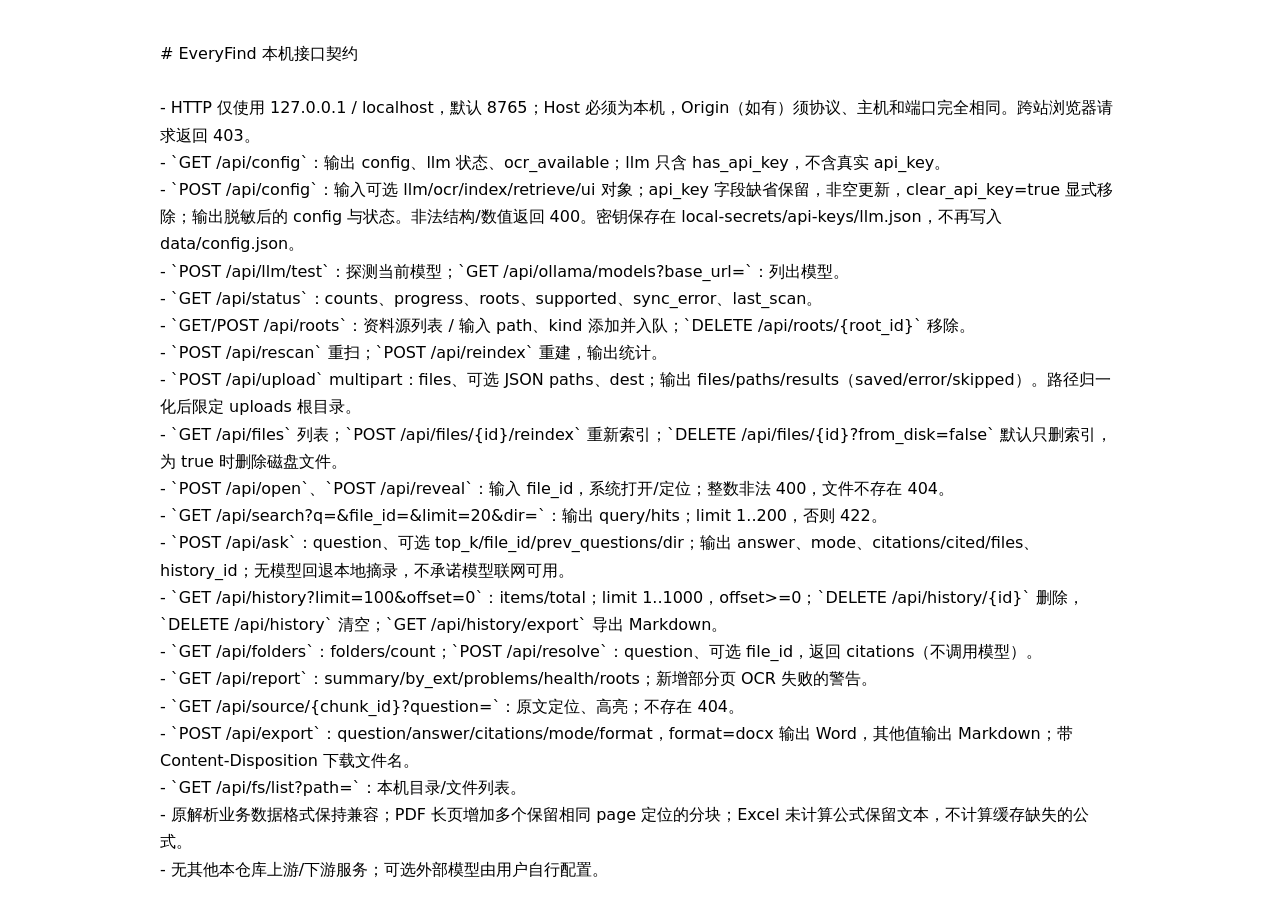
<file: docs/api-interfaces.html>
<!doctype html><meta charset="utf-8"><title>接口审阅</title><style>body{max-width:960px;margin:40px auto;font:16px/1.7 system-ui;white-space:pre-wrap}</style># EveryFind 本机接口契约

- HTTP 仅使用 127.0.0.1 / localhost，默认 8765；Host 必须为本机，Origin（如有）须协议、主机和端口完全相同。跨站浏览器请求返回 403。
- `GET /api/config`：输出 config、llm 状态、ocr_available；llm 只含 has_api_key，不含真实 api_key。
- `POST /api/config`：输入可选 llm/ocr/index/retrieve/ui 对象；api_key 字段缺省保留，非空更新，clear_api_key=true 显式移除；输出脱敏后的 config 与状态。非法结构/数值返回 400。密钥保存在 local-secrets/api-keys/llm.json，不再写入 data/config.json。
- `POST /api/llm/test`：探测当前模型；`GET /api/ollama/models?base_url=`：列出模型。
- `GET /api/status`：counts、progress、roots、supported、sync_error、last_scan。
- `GET/POST /api/roots`：资料源列表 / 输入 path、kind 添加并入队；`DELETE /api/roots/{root_id}` 移除。
- `POST /api/rescan` 重扫；`POST /api/reindex` 重建，输出统计。
- `POST /api/upload` multipart：files、可选 JSON paths、dest；输出 files/paths/results（saved/error/skipped）。路径归一化后限定 uploads 根目录。
- `GET /api/files` 列表；`POST /api/files/{id}/reindex` 重新索引；`DELETE /api/files/{id}?from_disk=false` 默认只删索引，为 true 时删除磁盘文件。
- `POST /api/open`、`POST /api/reveal`：输入 file_id，系统打开/定位；整数非法 400，文件不存在 404。
- `GET /api/search?q=&amp;file_id=&amp;limit=20&amp;dir=`：输出 query/hits；limit 1..200，否则 422。
- `POST /api/ask`：question、可选 top_k/file_id/prev_questions/dir；输出 answer、mode、citations/cited/files、history_id；无模型回退本地摘录，不承诺模型联网可用。
- `GET /api/history?limit=100&amp;offset=0`：items/total；limit 1..1000，offset&gt;=0；`DELETE /api/history/{id}` 删除，`DELETE /api/history` 清空；`GET /api/history/export` 导出 Markdown。
- `GET /api/folders`：folders/count；`POST /api/resolve`：question、可选 file_id，返回 citations（不调用模型）。
- `GET /api/report`：summary/by_ext/problems/health/roots；新增部分页 OCR 失败的警告。
- `GET /api/source/{chunk_id}?question=`：原文定位、高亮；不存在 404。
- `POST /api/export`：question/answer/citations/mode/format，format=docx 输出 Word，其他值输出 Markdown；带 Content-Disposition 下载文件名。
- `GET /api/fs/list?path=`：本机目录/文件列表。
- 原解析业务数据格式保持兼容；PDF 长页增加多个保留相同 page 定位的分块；Excel 未计算公式保留文本，不计算缓存缺失的公式。
- 无其他本仓库上游/下游服务；可选外部模型由用户自行配置。
</file>
